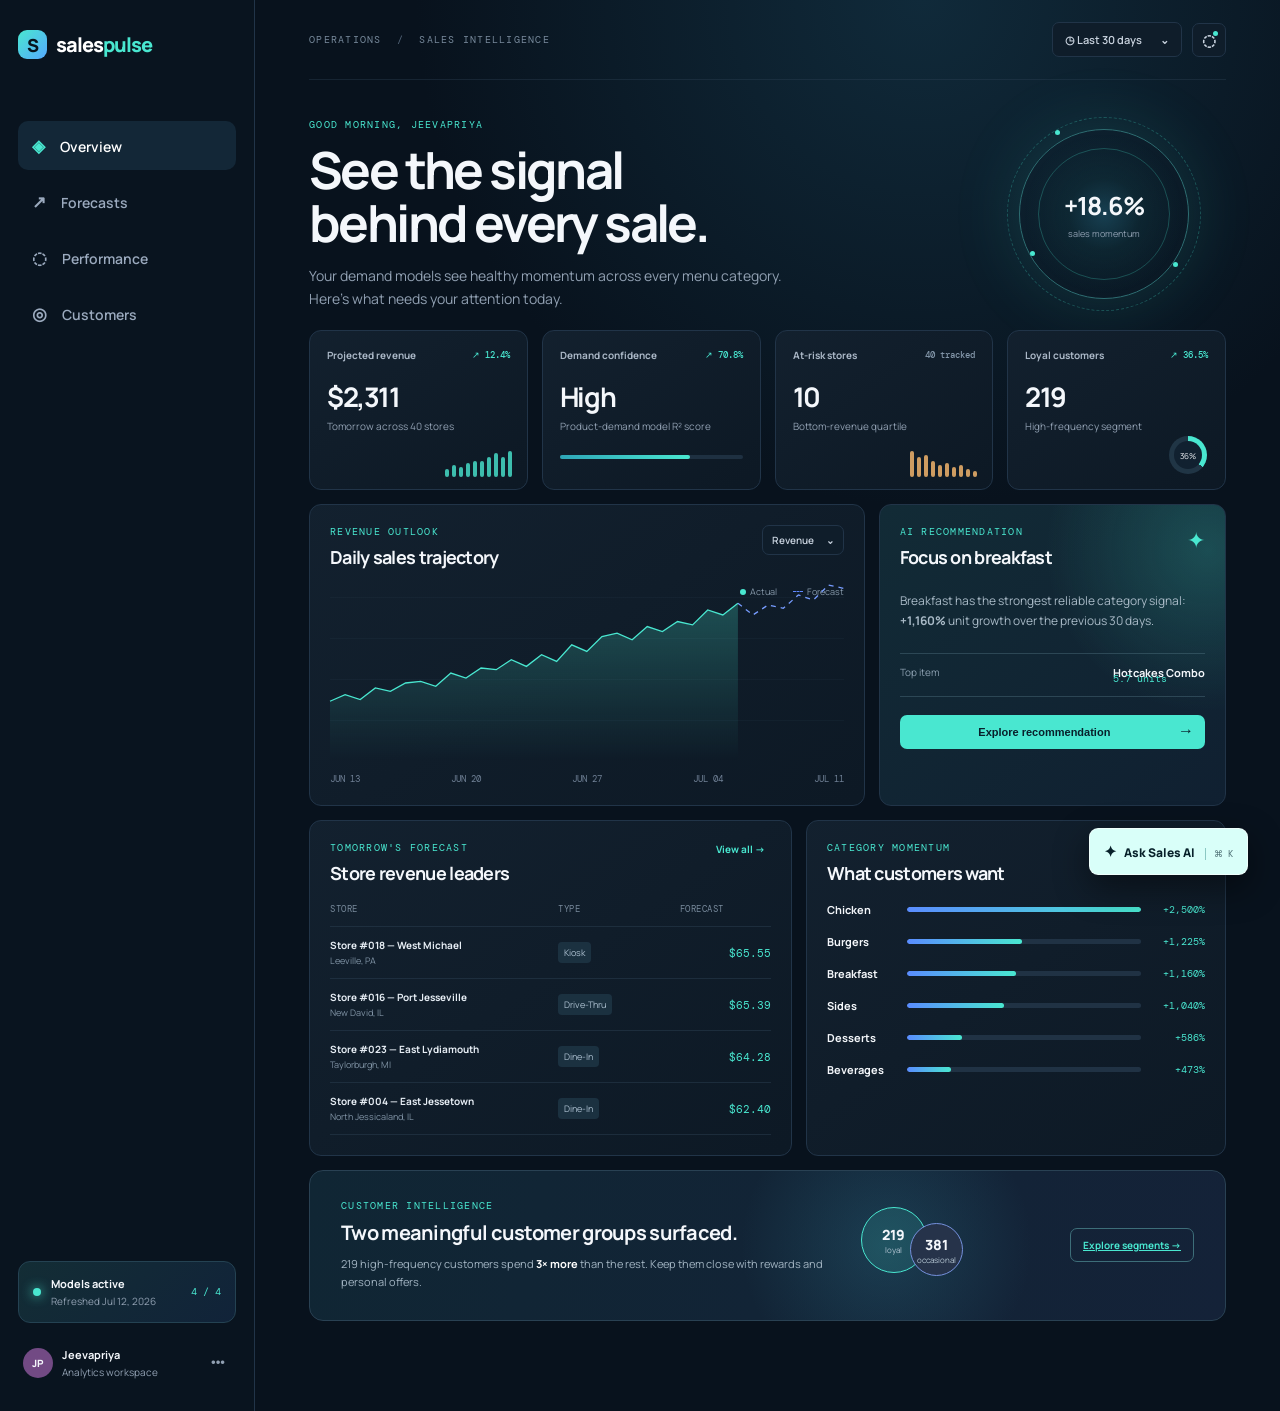
<file: dashboard/index.html>
<!doctype html>
<html lang="en">
  <head>
    <meta charset="UTF-8" />
    <meta name="viewport" content="width=device-width, initial-scale=1.0" />
    <title>SalesPulse | Revenue Intelligence</title>
    <link rel="preconnect" href="https://fonts.googleapis.com" />
    <link rel="preconnect" href="https://fonts.gstatic.com" crossorigin />
    <link href="https://fonts.googleapis.com/css2?family=DM+Mono:wght@400;500&family=Manrope:wght@400;500;600;700;800&display=swap" rel="stylesheet" />
    <link rel="stylesheet" href="styles.css" />
  </head>
  <body>
    <main class="shell">
      <aside class="sidebar">
        <a class="brand" href="#overview"><span class="brand-mark">S</span><span>sales<span>pulse</span></span></a>
        <nav>
          <a class="nav-link active" href="index.html"><i>◈</i> Overview</a>
          <a class="nav-link" href="forecasts.html"><i>↗</i> Forecasts</a>
          <a class="nav-link" href="performance.html"><i>◌</i> Performance</a>
          <a class="nav-link" href="customers.html"><i>◎</i> Customers</a>
        </nav>
        <div class="model-card">
          <div class="pulse-dot"></div>
          <div><b>Models active</b><small>Refreshed Jul 12, 2026</small></div>
          <span class="model-score">4 / 4</span>
        </div>
        <div class="profile"><div class="avatar">JP</div><div><b>Jeevapriya</b><small>Analytics workspace</small></div><button aria-label="More options">•••</button></div>
      </aside>

      <section class="content">
        <header>
          <div class="mobile-brand"><span class="brand-mark">S</span> salespulse</div>
          <div class="crumb">OPERATIONS <span>/</span> SALES INTELLIGENCE</div>
          <div class="header-actions"><button class="date-button">◷ Last 30 days <span>⌄</span></button><button class="icon-button" aria-label="Notifications">◌<em></em></button></div>
        </header>

        <section id="overview" class="hero">
          <div><p class="eyebrow">GOOD MORNING, JEEVAPRIYA</p><h1>See the signal<br />behind every sale.</h1><p class="subcopy">Your demand models see healthy momentum across every menu category. Here’s what needs your attention today.</p></div>
          <div class="hero-orb" aria-hidden="true"><span></span><span></span><span></span><b>+18.6%</b><small>sales momentum</small></div>
        </section>

        <section class="kpis" aria-label="Key performance indicators">
          <article class="kpi"><div class="kpi-top"><span>Projected revenue</span><i class="trend up">↗ 12.4%</i></div><strong>$2,311</strong><small>Tomorrow across 40 stores</small><div class="mini-bars positive" data-bars="4,6,5,7,8,8,10,12,10,13"></div></article>
          <article class="kpi"><div class="kpi-top"><span>Demand confidence</span><i class="trend up">↗ 70.8%</i></div><strong>High</strong><small>Product-demand model R² score</small><div class="meter"><span style="width:71%"></span></div></article>
          <article class="kpi"><div class="kpi-top"><span>At-risk stores</span><i class="trend neutral">40 tracked</i></div><strong>10</strong><small>Bottom-revenue quartile</small><div class="mini-bars warning" data-bars="13,10,11,8,6,7,5,6,4,3"></div></article>
          <article class="kpi"><div class="kpi-top"><span>Loyal customers</span><i class="trend up">↗ 36.5%</i></div><strong>219</strong><small>High-frequency segment</small><div class="donut"><span>36%</span></div></article>
        </section>

        <section class="grid-two">
          <article class="panel revenue-panel"><div class="panel-heading"><div><p class="eyebrow">REVENUE OUTLOOK</p><h2>Daily sales trajectory</h2></div><button class="ghost">Revenue <span>⌄</span></button></div><div class="chart-legend"><span><i class="dot cyan"></i>Actual</span><span><i class="dash"></i>Forecast</span></div><div class="line-chart" id="lineChart" aria-label="Daily revenue trend graph"></div><div class="chart-axis"><span>JUN 13</span><span>JUN 20</span><span>JUN 27</span><span>JUL 04</span><span>JUL 11</span></div></article>
          <article class="panel action-panel"><div class="panel-heading"><div><p class="eyebrow">AI RECOMMENDATION</p><h2>Focus on breakfast</h2></div><span class="spark">✦</span></div><p>Breakfast has the strongest reliable category signal: <b>+1,160%</b> unit growth over the previous 30 days.</p><div class="action-stat"><span>Top item</span><b>Hotcakes Combo</b><strong>5.7 units</strong></div><button class="primary" data-prompt="What should I do about breakfast demand?">Explore recommendation <span>→</span></button></article>
        </section>

        <section class="grid-two lower-grid">
          <article class="panel table-panel"><div class="panel-heading"><div><p class="eyebrow">TOMORROW'S FORECAST</p><h2>Store revenue leaders</h2></div><button class="text-button">View all →</button></div><div class="table"><div class="tr th"><span>STORE</span><span>TYPE</span><span>FORECAST</span></div><div id="storeRows"></div></div></article>
          <article class="panel categories"><div class="panel-heading"><div><p class="eyebrow">CATEGORY MOMENTUM</p><h2>What customers want</h2></div><button class="text-button" data-prompt="Which menu categories are growing?">Ask AI →</button></div><div id="categoryRows"></div></article>
        </section>

        <section class="customer-banner"><div><p class="eyebrow">CUSTOMER INTELLIGENCE</p><h2>Two meaningful customer groups surfaced.</h2><p>219 high-frequency customers spend <b>3× more</b> than the rest. Keep them close with rewards and personal offers.</p></div><div class="segment-viz"><div class="ring ring-one"><span>219</span><small>loyal</small></div><div class="ring ring-two"><span>381</span><small>occasional</small></div></div><a class="outline-button" href="customers.html">Explore segments →</a></section>
      </section>
    </main>

    <button class="assistant-fab" id="openAssistant"><span>✦</span> Ask Sales AI <kbd>⌘ K</kbd></button>
    <section class="assistant" id="assistant" aria-label="Sales AI assistant">
      <div class="assistant-head"><div class="ai-orb">✦</div><div><b>Sales AI</b><small>Grounded in your current outputs</small></div><button id="closeAssistant" aria-label="Close assistant">×</button></div>
      <div class="messages" id="messages"><div class="message ai">I’ve analysed the latest forecasts, trends, store performance, and customer segments. What would you like to know?</div></div>
      <div class="suggestions"><button data-prompt="What needs attention today?">What needs attention?</button><button data-prompt="Which products should I stock?">What should I stock?</button><button data-prompt="Explain model performance">Explain model performance</button></div>
      <form id="assistantForm"><input id="assistantInput" placeholder="Ask about your sales data…" autocomplete="off" /><button aria-label="Send message">↑</button></form>
    </section>
    <script src="app.js"></script>
  </body>
</html>
</file>
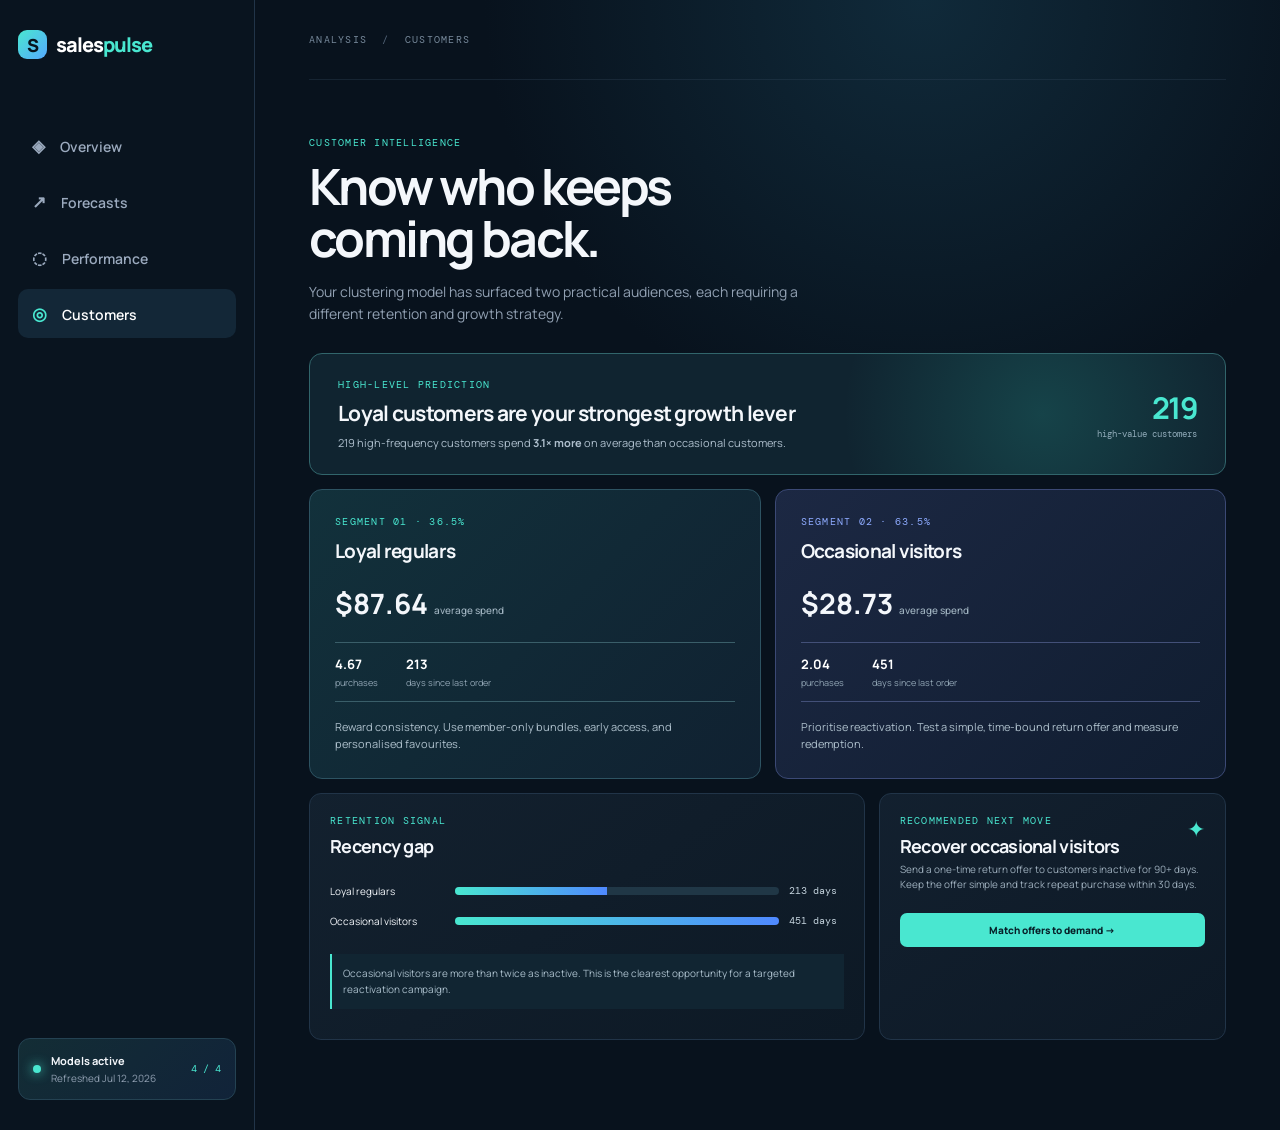
<file: dashboard/customers.html>
<!doctype html><html lang="en"><head><meta charset="UTF-8"><meta name="viewport" content="width=device-width,initial-scale=1.0"><title>Customers | SalesPulse</title><link rel="preconnect" href="https://fonts.googleapis.com"><link rel="preconnect" href="https://fonts.gstatic.com" crossorigin><link href="https://fonts.googleapis.com/css2?family=DM+Mono:wght@400;500&family=Manrope:wght@400;500;600;700;800&display=swap" rel="stylesheet"><link rel="stylesheet" href="styles.css"></head><body><main class="shell"><aside class="sidebar"><a class="brand" href="index.html"><span class="brand-mark">S</span><span>sales<span>pulse</span></span></a><nav><a class="nav-link" href="index.html"><i>◈</i> Overview</a><a class="nav-link" href="forecasts.html"><i>↗</i> Forecasts</a><a class="nav-link" href="performance.html"><i>◌</i> Performance</a><a class="nav-link active" href="customers.html"><i>◎</i> Customers</a></nav><div class="model-card"><div class="pulse-dot"></div><div><b>Models active</b><small>Refreshed Jul 12, 2026</small></div><span class="model-score">4 / 4</span></div></aside><section class="content"><header><div class="mobile-brand"><span class="brand-mark">S</span> salespulse</div><div class="crumb">ANALYSIS <span>/</span> CUSTOMERS</div></header><section class="page-intro"><p class="eyebrow">CUSTOMER INTELLIGENCE</p><h1>Know who keeps<br>coming back.</h1><p class="subcopy">Your clustering model has surfaced two practical audiences, each requiring a different retention and growth strategy.</p></section><section class="prediction-callout"><div><p class="eyebrow">HIGH-LEVEL PREDICTION</p><h2>Loyal customers are your strongest growth lever</h2><p>219 high-frequency customers spend <b>3.1× more</b> on average than occasional customers.</p></div><div class="big-number"><b>219</b><span>high-value customers</span></div></section><section class="segment-cards"><article class="segment-card loyal"><p class="eyebrow">SEGMENT 01 · 36.5%</p><h2>Loyal regulars</h2><strong>$87.64 <small>average spend</small></strong><div class="segment-stats"><span><b>4.67</b> purchases</span><span><b>213</b> days since last order</span></div><p>Reward consistency. Use member-only bundles, early access, and personalised favourites.</p></article><article class="segment-card occasional"><p class="eyebrow">SEGMENT 02 · 63.5%</p><h2>Occasional visitors</h2><strong>$28.73 <small>average spend</small></strong><div class="segment-stats"><span><b>2.04</b> purchases</span><span><b>451</b> days since last order</span></div><p>Prioritise reactivation. Test a simple, time-bound return offer and measure redemption.</p></article></section><section class="grid-two"><article class="panel"><div class="panel-heading"><div><p class="eyebrow">RETENTION SIGNAL</p><h2>Recency gap</h2></div></div><div class="recency"><div><span>Loyal regulars</span><i><b style="width:47%"></b></i><strong>213 days</strong></div><div><span>Occasional visitors</span><i><b style="width:100%"></b></i><strong>451 days</strong></div></div><p class="insight">Occasional visitors are more than twice as inactive. This is the clearest opportunity for a targeted reactivation campaign.</p></article><article class="panel"><div class="panel-heading"><div><p class="eyebrow">RECOMMENDED NEXT MOVE</p><h2>Recover occasional visitors</h2></div><span class="spark">✦</span></div><p class="action-copy">Send a one-time return offer to customers inactive for 90+ days. Keep the offer simple and track repeat purchase within 30 days.</p><a class="primary-link block" href="forecasts.html">Match offers to demand →</a></article></section></section></main><script src="app.js"></script></body></html>
</file>
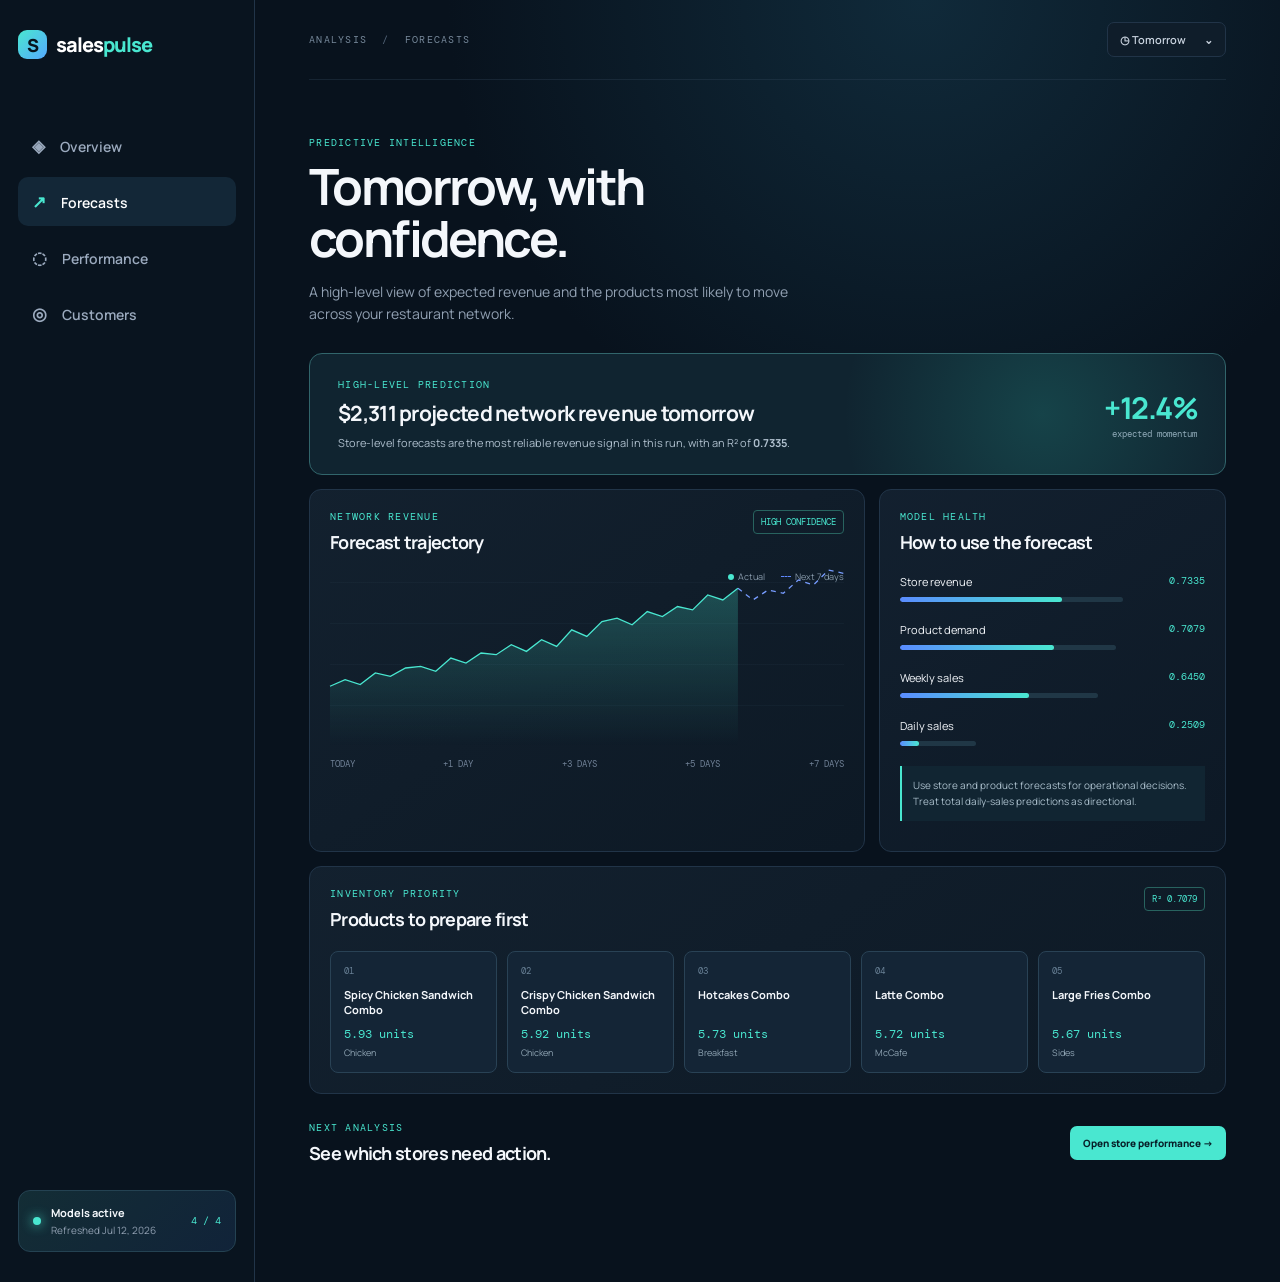
<file: dashboard/forecasts.html>
<!doctype html><html lang="en"><head><meta charset="UTF-8"><meta name="viewport" content="width=device-width,initial-scale=1.0"><title>Forecasts | SalesPulse</title><link rel="preconnect" href="https://fonts.googleapis.com"><link rel="preconnect" href="https://fonts.gstatic.com" crossorigin><link href="https://fonts.googleapis.com/css2?family=DM+Mono:wght@400;500&family=Manrope:wght@400;500;600;700;800&display=swap" rel="stylesheet"><link rel="stylesheet" href="styles.css"></head><body><main class="shell"><aside class="sidebar"><a class="brand" href="index.html"><span class="brand-mark">S</span><span>sales<span>pulse</span></span></a><nav><a class="nav-link" href="index.html"><i>◈</i> Overview</a><a class="nav-link active" href="forecasts.html"><i>↗</i> Forecasts</a><a class="nav-link" href="performance.html"><i>◌</i> Performance</a><a class="nav-link" href="customers.html"><i>◎</i> Customers</a></nav><div class="model-card"><div class="pulse-dot"></div><div><b>Models active</b><small>Refreshed Jul 12, 2026</small></div><span class="model-score">4 / 4</span></div></aside><section class="content"><header><div class="mobile-brand"><span class="brand-mark">S</span> salespulse</div><div class="crumb">ANALYSIS <span>/</span> FORECASTS</div><div class="header-actions"><button class="date-button">◷ Tomorrow <span>⌄</span></button></div></header><section class="page-intro"><p class="eyebrow">PREDICTIVE INTELLIGENCE</p><h1>Tomorrow, with<br>confidence.</h1><p class="subcopy">A high-level view of expected revenue and the products most likely to move across your restaurant network.</p></section><section class="prediction-callout"><div><p class="eyebrow">HIGH-LEVEL PREDICTION</p><h2>$2,311 projected network revenue tomorrow</h2><p>Store-level forecasts are the most reliable revenue signal in this run, with an R² of <b>0.7335</b>.</p></div><div class="big-number"><b>+12.4%</b><span>expected momentum</span></div></section><section class="grid-two forecast-detail"><article class="panel revenue-panel"><div class="panel-heading"><div><p class="eyebrow">NETWORK REVENUE</p><h2>Forecast trajectory</h2></div><span class="confidence">HIGH CONFIDENCE</span></div><div class="chart-legend"><span><i class="dot cyan"></i>Actual</span><span><i class="dash"></i>Next 7 days</span></div><div class="line-chart" id="lineChart"></div><div class="chart-axis"><span>TODAY</span><span>+1 DAY</span><span>+3 DAYS</span><span>+5 DAYS</span><span>+7 DAYS</span></div></article><article class="panel"><div class="panel-heading"><div><p class="eyebrow">MODEL HEALTH</p><h2>How to use the forecast</h2></div></div><div class="model-list"><div><span>Store revenue</span><b>0.7335</b><i style="width:73%"></i></div><div><span>Product demand</span><b>0.7079</b><i style="width:71%"></i></div><div><span>Weekly sales</span><b>0.6450</b><i style="width:65%"></i></div><div><span>Daily sales</span><b>0.2509</b><i style="width:25%"></i></div></div><p class="insight">Use store and product forecasts for operational decisions. Treat total daily-sales predictions as directional.</p></article></section><section class="panel full-panel"><div class="panel-heading"><div><p class="eyebrow">INVENTORY PRIORITY</p><h2>Products to prepare first</h2></div><span class="confidence">R² 0.7079</span></div><div class="product-grid" id="productPredictions"></div></section><section class="next-page"><div><p class="eyebrow">NEXT ANALYSIS</p><h2>See which stores need action.</h2></div><a class="primary-link" href="performance.html">Open store performance →</a></section></section></main><script src="app.js"></script></body></html>
</file>
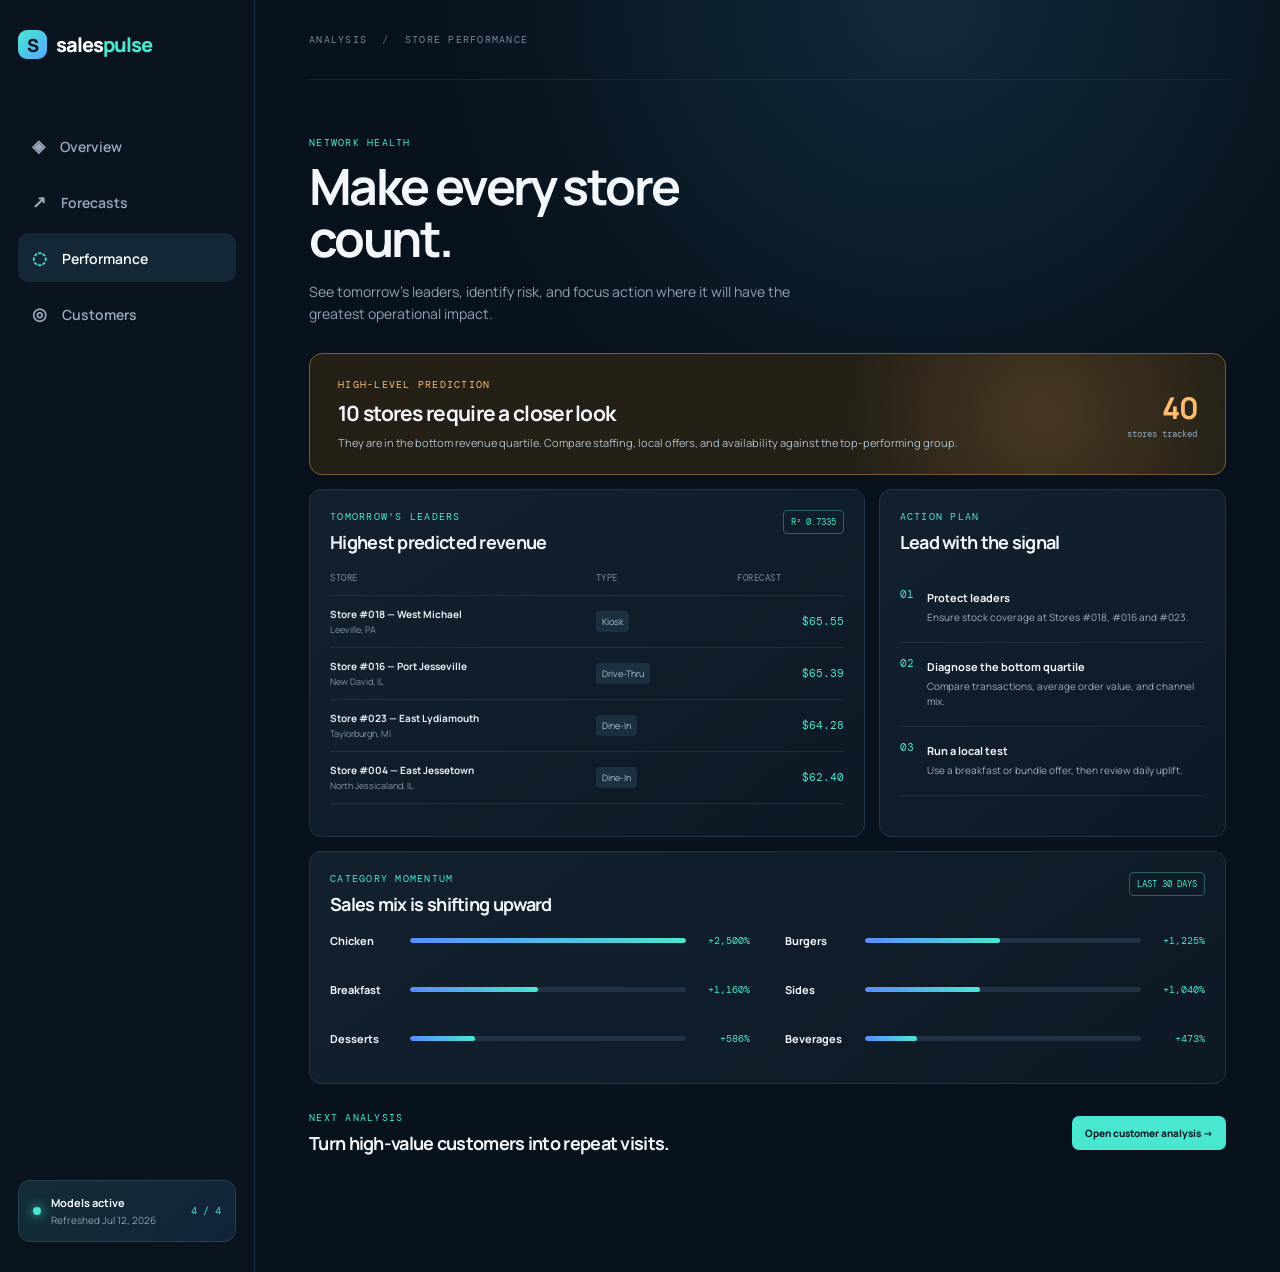
<file: dashboard/performance.html>
<!doctype html><html lang="en"><head><meta charset="UTF-8"><meta name="viewport" content="width=device-width,initial-scale=1.0"><title>Performance | SalesPulse</title><link rel="preconnect" href="https://fonts.googleapis.com"><link rel="preconnect" href="https://fonts.gstatic.com" crossorigin><link href="https://fonts.googleapis.com/css2?family=DM+Mono:wght@400;500&family=Manrope:wght@400;500;600;700;800&display=swap" rel="stylesheet"><link rel="stylesheet" href="styles.css"></head><body><main class="shell"><aside class="sidebar"><a class="brand" href="index.html"><span class="brand-mark">S</span><span>sales<span>pulse</span></span></a><nav><a class="nav-link" href="index.html"><i>◈</i> Overview</a><a class="nav-link" href="forecasts.html"><i>↗</i> Forecasts</a><a class="nav-link active" href="performance.html"><i>◌</i> Performance</a><a class="nav-link" href="customers.html"><i>◎</i> Customers</a></nav><div class="model-card"><div class="pulse-dot"></div><div><b>Models active</b><small>Refreshed Jul 12, 2026</small></div><span class="model-score">4 / 4</span></div></aside><section class="content"><header><div class="mobile-brand"><span class="brand-mark">S</span> salespulse</div><div class="crumb">ANALYSIS <span>/</span> STORE PERFORMANCE</div></header><section class="page-intro"><p class="eyebrow">NETWORK HEALTH</p><h1>Make every store<br>count.</h1><p class="subcopy">See tomorrow’s leaders, identify risk, and focus action where it will have the greatest operational impact.</p></section><section class="prediction-callout warning-callout"><div><p class="eyebrow">HIGH-LEVEL PREDICTION</p><h2>10 stores require a closer look</h2><p>They are in the bottom revenue quartile. Compare staffing, local offers, and availability against the top-performing group.</p></div><div class="big-number"><b>40</b><span>stores tracked</span></div></section><section class="grid-two"><article class="panel table-panel"><div class="panel-heading"><div><p class="eyebrow">TOMORROW'S LEADERS</p><h2>Highest predicted revenue</h2></div><span class="confidence">R² 0.7335</span></div><div class="table"><div class="tr th"><span>STORE</span><span>TYPE</span><span>FORECAST</span></div><div id="storeRows"></div></div></article><article class="panel"><div class="panel-heading"><div><p class="eyebrow">ACTION PLAN</p><h2>Lead with the signal</h2></div></div><ol class="action-list"><li><span>01</span><div><b>Protect leaders</b><p>Ensure stock coverage at Stores #018, #016 and #023.</p></div></li><li><span>02</span><div><b>Diagnose the bottom quartile</b><p>Compare transactions, average order value, and channel mix.</p></div></li><li><span>03</span><div><b>Run a local test</b><p>Use a breakfast or bundle offer, then review daily uplift.</p></div></li></ol></article></section><section class="panel full-panel"><div class="panel-heading"><div><p class="eyebrow">CATEGORY MOMENTUM</p><h2>Sales mix is shifting upward</h2></div><span class="confidence">LAST 30 DAYS</span></div><div id="categoryRows" class="large-categories"></div></section><section class="next-page"><div><p class="eyebrow">NEXT ANALYSIS</p><h2>Turn high-value customers into repeat visits.</h2></div><a class="primary-link" href="customers.html">Open customer analysis →</a></section></section></main><script src="app.js"></script></body></html>
</file>
<file: dashboard/styles.css>
:root{--bg:#08121d;--panel:#101d2a;--panel2:#0c1722;--line:#213448;--text:#f4f7fb;--muted:#91a0b2;--cyan:#49e7d0;--blue:#5a8cff;--gold:#ffbd70;--red:#ff7f83}*{box-sizing:border-box}html{scroll-behavior:smooth}body{margin:0;background:radial-gradient(circle at 72% 0,#102a3a 0,transparent 30%),var(--bg);color:var(--text);font-family:Manrope,Arial,sans-serif;font-size:14px}.shell{display:flex;max-width:1580px;margin:auto}.sidebar{width:255px;min-height:100vh;border-right:1px solid var(--line);padding:30px 18px;position:sticky;top:0;display:flex;flex-direction:column;background:#09141f}.brand,.mobile-brand{font-weight:800;letter-spacing:-1px;font-size:20px;text-decoration:none;color:#fff;display:flex;align-items:center;gap:9px}.brand>span:last-child span{color:var(--cyan)}.brand-mark{background:linear-gradient(135deg,var(--cyan),#55a9ff);color:#07131e;border-radius:9px;height:29px;width:29px;display:inline-grid;place-items:center;font-size:18px}.sidebar nav{display:grid;gap:7px;margin-top:62px}.nav-link{color:#9baabe;text-decoration:none;padding:13px 14px;border-radius:10px;font-weight:600}.nav-link i{font-style:normal;font-size:17px;margin-right:12px}.nav-link.active,.nav-link:hover{background:#132737;color:#fff}.nav-link.active i{color:var(--cyan)}.model-card{margin-top:auto;background:linear-gradient(135deg,#132d35,#112339);padding:14px;border:1px solid #244252;border-radius:12px;display:grid;grid-template-columns:10px 1fr auto;gap:8px;align-items:center}.pulse-dot{height:8px;width:8px;border-radius:50%;background:var(--cyan);box-shadow:0 0 12px var(--cyan)}.model-card b,.profile b{display:block;font-size:11px}.model-card small,.profile small{display:block;color:var(--muted);font-size:10px;margin-top:3px}.model-score{color:var(--cyan);font-family:'DM Mono';font-size:10px}.profile{display:flex;align-items:center;gap:9px;padding:24px 5px 2px}.avatar{height:30px;width:30px;border-radius:50%;display:grid;place-items:center;background:#724a84;font-size:10px;font-weight:800}.profile button{margin-left:auto;background:none;border:0;color:var(--muted)}.content{width:calc(100% - 255px);padding:0 54px 90px;max-width:1300px;margin:auto}header{height:80px;display:flex;align-items:center;justify-content:space-between;border-bottom:1px solid rgba(50,70,89,.35)}.crumb,.eyebrow{font-family:'DM Mono',monospace;font-size:10px;letter-spacing:1.25px;color:#77899b}.crumb span{margin:0 8px;color:#536579}.header-actions{display:flex;align-items:center;gap:10px}.date-button,.icon-button,.ghost{border:1px solid var(--line);background:#0f1d2a;color:#c9d3df;border-radius:7px;font:600 11px Manrope;padding:9px 12px}.date-button span{margin-left:16px}.icon-button{height:34px;width:34px;padding:0;position:relative;font-size:16px}.icon-button em{position:absolute;top:7px;right:7px;width:5px;height:5px;border-radius:50%;background:var(--cyan)}.hero{min-height:245px;display:flex;align-items:center;justify-content:space-between;padding:38px 4% 20px 0}.eyebrow{margin:0 0 12px;color:var(--cyan)}h1{font-size:clamp(33px,4vw,52px);letter-spacing:-2.6px;line-height:1.03;margin:0}h2{font-size:18px;letter-spacing:-.7px;margin:0}.subcopy{color:var(--muted);max-width:500px;line-height:1.6;margin:17px 0 0}.hero-orb{width:170px;height:170px;border:1px solid #2e6e72;border-radius:50%;position:relative;display:grid;place-content:center;text-align:center;background:radial-gradient(circle,#184052 0,rgba(21,72,78,.24) 30%,transparent 67%);box-shadow:0 0 70px rgba(62,226,208,.15)}.hero-orb:before,.hero-orb:after{content:"";position:absolute;border:1px solid rgba(73,231,208,.25);border-radius:50%;inset:18px}.hero-orb:after{inset:-13px;border-style:dashed}.hero-orb span{position:absolute;height:5px;width:5px;border-radius:50%;background:var(--cyan)}.hero-orb span:nth-child(1){top:0;left:35px}.hero-orb span:nth-child(2){right:10px;bottom:31px}.hero-orb span:nth-child(3){left:10px;bottom:42px}.hero-orb b{font-size:25px;letter-spacing:-1px}.hero-orb small{font-size:9px;color:var(--muted);margin-top:4px}.kpis{display:grid;grid-template-columns:repeat(4,1fr);gap:14px}.kpi,.panel{background:linear-gradient(145deg,rgba(19,33,47,.98),rgba(13,25,37,.98));border:1px solid var(--line);border-radius:12px}.kpi{min-height:160px;padding:17px;position:relative;overflow:hidden}.kpi-top{display:flex;justify-content:space-between;align-items:center;color:#aab7c6;font-size:10px;font-weight:700}.trend{font-style:normal;font-family:'DM Mono';font-weight:500;font-size:9px}.trend.up{color:var(--cyan)}.trend.neutral{color:#8497aa}.kpi strong{display:block;margin-top:16px;font-size:27px;letter-spacing:-1.4px}.kpi small{color:var(--muted);font-size:10px}.mini-bars{position:absolute;right:15px;bottom:12px;height:30px;display:flex;gap:3px;align-items:end;opacity:.8}.mini-bars span{width:4px;border-radius:3px}.positive span{background:var(--cyan)}.warning span{background:var(--gold)}.meter{height:4px;background:#1e3041;width:100%;margin-top:21px;border-radius:4px}.meter span{display:block;height:100%;background:linear-gradient(90deg,#2ea6b8,var(--cyan));border-radius:4px}.donut{position:absolute;right:18px;bottom:15px;width:38px;height:38px;border-radius:50%;background:conic-gradient(var(--cyan) 36%,#203545 0);display:grid;place-items:center}.donut:before{content:"";position:absolute;background:#112130;width:28px;height:28px;border-radius:50%}.donut span{font-size:8px;z-index:1}.grid-two{display:grid;grid-template-columns:1.6fr 1fr;gap:14px;margin-top:14px}.panel{padding:20px}.panel-heading{display:flex;justify-content:space-between;align-items:start}.panel-heading .eyebrow{margin-bottom:7px}.ghost{padding:7px 9px;font-size:10px}.ghost span{margin-left:10px}.chart-legend{display:flex;gap:16px;justify-content:flex-end;font-size:9px;color:#8799aa;margin:16px 0 -3px}.dot{display:inline-block;width:6px;height:6px;border-radius:50%;margin-right:4px}.cyan{background:var(--cyan)}.dash{display:inline-block;width:10px;border-top:1px dashed #5f88ff;margin:0 4px 3px 0}.line-chart{height:166px;position:relative;background:repeating-linear-gradient(0deg,transparent 0,transparent 40px,rgba(69,97,117,.18) 41px)}.line-chart svg{width:100%;height:100%;overflow:visible}.chart-axis{display:flex;justify-content:space-between;color:#708196;font:9px 'DM Mono';margin-top:12px}.action-panel{background:radial-gradient(circle at 95% 15%,rgba(64,218,196,.22),transparent 39%),linear-gradient(145deg,#122b36,#102031)}.action-panel>p{line-height:1.65;color:#a9bac7;font-size:12px;margin:22px 0}.spark{color:var(--cyan);font-size:22px}.action-stat{border-top:1px solid rgba(94,131,146,.35);border-bottom:1px solid rgba(94,131,146,.35);padding:11px 0;display:grid;grid-template-columns:1fr auto;gap:4px}.action-stat span{font-size:10px;color:#8da0b1}.action-stat b{font-size:11px}.action-stat strong{grid-column:2;font:10px 'DM Mono';color:var(--cyan);margin-top:-12px}.primary{width:100%;border:0;margin-top:18px;background:var(--cyan);color:#08202b;border-radius:7px;padding:11px;font-weight:800;font-size:11px}.primary span{float:right;font-size:16px;line-height:9px}.lower-grid{grid-template-columns:1.15fr 1fr}.text-button{border:0;background:none;color:var(--cyan);font:700 10px Manrope}.table{margin-top:18px}.tr{display:grid;grid-template-columns:1.5fr .8fr .6fr;align-items:center;padding:11px 0;border-bottom:1px solid rgba(49,71,89,.42);font-size:10px}.th{padding-top:0;color:#788a9c;font:9px 'DM Mono';letter-spacing:.5px}.store-name{font-weight:700;color:#e6edf4}.store-city{color:#8194a6;font-size:9px;margin-top:2px}.type-tag{font-size:9px;color:#adc0d0;background:#1b3140;padding:4px 6px;border-radius:4px;width:max-content}.forecast{text-align:right;color:var(--cyan);font:11px 'DM Mono'}.category-row{display:grid;grid-template-columns:70px 1fr 54px;gap:10px;align-items:center;margin:17px 0}.category-row b{font-size:11px}.progress{height:5px;border-radius:8px;background:#203244;overflow:hidden}.progress span{display:block;height:100%;border-radius:8px;background:linear-gradient(90deg,var(--blue),var(--cyan))}.growth{text-align:right;color:var(--cyan);font:10px 'DM Mono'}.customer-banner{margin-top:14px;padding:28px 31px;display:grid;grid-template-columns:1.7fr .65fr auto;align-items:center;gap:22px;border-radius:14px;border:1px solid #294153;background:radial-gradient(circle at 63% 50%,rgba(47,121,144,.3),transparent 25%),linear-gradient(100deg,#102634,#142238)}.customer-banner .eyebrow{margin-bottom:7px}.customer-banner h2{font-size:20px}.customer-banner p:not(.eyebrow){color:#a2b4c2;font-size:11px;line-height:1.65;margin:9px 0 0}.customer-banner p b{color:#fff}.segment-viz{height:76px;position:relative}.ring{position:absolute;border-radius:50%;display:grid;place-content:center;text-align:center}.ring span{font-size:14px;font-weight:800}.ring small{font-size:8px;color:#b6c7d4}.ring-one{left:2px;top:0;width:66px;height:66px;background:rgba(72,230,208,.13);border:1px solid var(--cyan)}.ring-two{left:51px;top:16px;width:53px;height:53px;background:#26334a;border:1px solid #7691dd}.outline-button{white-space:nowrap;border:1px solid #3d6e79;background:transparent;color:var(--cyan);padding:9px 12px;border-radius:7px;font:700 10px Manrope}.assistant-fab{position:fixed;right:32px;bottom:25px;background:#d9fff9;color:#07212a;border:1px solid rgba(255,255,255,.6);padding:12px 14px;border-radius:9px;box-shadow:0 12px 35px #0007;font:800 12px Manrope;z-index:5}.assistant-fab span{font-size:15px;margin-right:5px}.assistant-fab kbd{font:9px 'DM Mono';color:#4e7075;border-left:1px solid #8bc8c3;margin-left:8px;padding-left:8px}.assistant{display:none;position:fixed;right:30px;bottom:82px;width:365px;background:#101d2a;border:1px solid #315064;border-radius:14px;box-shadow:0 25px 70px #000a;overflow:hidden;z-index:7}.assistant.open{display:block;animation:pop .18s ease-out}.assistant-head{display:flex;align-items:center;gap:10px;padding:15px;border-bottom:1px solid #284052}.ai-orb{height:30px;width:30px;border-radius:9px;display:grid;place-items:center;color:var(--cyan);background:#153a40}.assistant-head b{font-size:12px;display:block}.assistant-head small{font-size:9px;color:var(--muted)}.assistant-head button{margin-left:auto;background:transparent;border:0;color:#b4c3cf;font-size:21px}.messages{height:245px;overflow:auto;padding:16px;display:flex;flex-direction:column;gap:10px}.message{max-width:88%;padding:10px 11px;border-radius:9px;font-size:11px;line-height:1.55}.message.ai{background:#172b3a;color:#d7e4ed;border-top-left-radius:2px}.message.user{margin-left:auto;background:#267a77;color:#effffc;border-top-right-radius:2px}.suggestions{padding:0 14px 11px;display:flex;flex-wrap:wrap;gap:5px}.suggestions button{background:#142838;border:1px solid #284557;color:#b7ceda;border-radius:12px;padding:5px 8px;font:9px Manrope}form{display:flex;border-top:1px solid #284052;padding:10px}form input{flex:1;background:transparent;border:0;color:#fff;font:11px Manrope;outline:0}form button{background:var(--cyan);border:0;border-radius:6px;width:28px;height:28px;font-weight:800}@keyframes pop{from{transform:translateY(10px);opacity:0}to{transform:translateY(0);opacity:1}}.mobile-brand{display:none}@media(max-width:950px){.sidebar{width:70px;padding:20px 10px}.brand>span:last-child,.nav-link{font-size:0}.brand{justify-content:center}.nav-link{padding:13px;text-align:center}.nav-link i{font-size:19px;margin:0}.model-card,.profile{display:none}.content{width:calc(100% - 70px);padding:0 25px}.customer-banner{grid-template-columns:1fr auto}.customer-banner .outline-button{grid-column:1/-1;width:max-content}}@media(max-width:670px){.sidebar{display:none}.content{width:100%;padding:0 16px 86px}header{height:62px}.mobile-brand{display:flex;font-size:16px}.crumb,.date-button{display:none}.hero{min-height:230px;padding-top:36px}.hero-orb{width:110px;height:110px;flex-shrink:0;margin-left:8px}.hero-orb b{font-size:17px}.kpis{grid-template-columns:repeat(2,1fr)}.grid-two,.lower-grid{grid-template-columns:1fr}.customer-banner{grid-template-columns:1fr}.segment-viz{display:none}.assistant{right:14px;bottom:75px;width:calc(100vw - 28px)}.assistant-fab{right:16px;bottom:15px}.assistant-fab kbd{display:none}.chart-axis{font-size:8px}}
/* Dedicated analysis pages */
.page-intro{padding:56px 0 27px}.page-intro h1{font-size:clamp(34px,4vw,50px)}.prediction-callout{padding:24px 28px;margin-bottom:14px;display:flex;align-items:center;justify-content:space-between;gap:25px;border:1px solid #31656b;border-radius:13px;background:radial-gradient(circle at 80% 50%,rgba(48,208,186,.18),transparent 27%),#102430}.prediction-callout .eyebrow{margin-bottom:8px}.prediction-callout h2{font-size:21px}.prediction-callout p:not(.eyebrow){color:#aebfcd;font-size:11px;margin:8px 0 0}.big-number{text-align:right;display:grid}.big-number b{font-size:30px;color:var(--cyan);letter-spacing:-1.5px}.big-number span{font:9px 'DM Mono';color:#91abb9}.warning-callout{border-color:#795b3c;background:radial-gradient(circle at 80% 50%,rgba(255,180,100,.16),transparent 27%),#242016}.warning-callout .eyebrow,.warning-callout .big-number b{color:var(--gold)}.confidence{font:9px 'DM Mono';border:1px solid #28635f;color:var(--cyan);padding:5px 7px;border-radius:4px}.forecast-detail{margin-top:0}.model-list{margin-top:20px}.model-list>div{position:relative;display:grid;grid-template-columns:1fr auto;gap:8px;margin:16px 0 20px;font-size:11px}.model-list b{font:10px 'DM Mono';color:var(--cyan)}.model-list i{grid-column:1/-1;height:5px;border-radius:5px;background:#203746;overflow:hidden}.model-list i:after{content:"";display:block;background:linear-gradient(90deg,var(--blue),var(--cyan));height:100%;width:inherit;border-radius:5px}.insight{font-size:10px;line-height:1.65;color:#a9bdca;padding:11px;border-left:2px solid var(--cyan);background:#112532}.full-panel{margin-top:14px}.product-grid{display:grid;grid-template-columns:repeat(5,1fr);gap:10px;margin-top:20px}.product-card{background:#142536;border:1px solid #294255;border-radius:8px;padding:13px;min-height:116px;display:flex;flex-direction:column}.product-card span{color:#698196;font:9px 'DM Mono'}.product-card b{font-size:11px;line-height:1.4;margin:10px 0 auto}.product-card strong{font:12px 'DM Mono';color:var(--cyan);margin-top:8px}.product-card small{font-size:9px;color:#91a6b5;margin-top:4px}.next-page{padding:27px 0;display:flex;align-items:center;justify-content:space-between}.next-page .eyebrow{margin-bottom:7px}.primary-link{display:inline-block;text-decoration:none;background:var(--cyan);color:#082029;border-radius:7px;padding:10px 13px;font:800 10px Manrope}.primary-link.block{width:100%;text-align:center;margin-top:17px}.action-list{list-style:none;padding:0;margin:20px 0}.action-list li{display:flex;gap:13px;padding:13px 0;border-bottom:1px solid rgba(49,71,89,.42)}.action-list li>span{color:var(--cyan);font:11px 'DM Mono'}.action-list b{font-size:11px}.action-list p,.action-copy{font-size:10px;line-height:1.5;color:#9eafbd;margin:4px 0}.large-categories{display:grid;grid-template-columns:repeat(2,1fr);column-gap:35px}.segment-cards{display:grid;grid-template-columns:1fr 1fr;gap:14px}.segment-card{border-radius:13px;padding:25px;border:1px solid #2d5362;background:linear-gradient(135deg,#12313b,#102131)}.segment-card.occasional{border-color:#3b4975;background:linear-gradient(135deg,#1c2843,#101d30)}.segment-card .eyebrow{margin-bottom:10px}.segment-card.occasional .eyebrow{color:#8eabff}.segment-card h2{font-size:19px}.segment-card>strong{display:block;font-size:28px;margin:20px 0}.segment-card>strong small{font-size:10px;color:#a3b6c3;font-weight:500}.segment-stats{display:flex;gap:28px;padding:12px 0;border-top:1px solid #3a5e69;border-bottom:1px solid #3a5e69}.occasional .segment-stats{border-color:#435078}.segment-stats span{font-size:9px;color:#91a5b4}.segment-stats b{display:block;color:#fff;font-size:13px;margin-bottom:3px}.segment-card>p:last-child{font-size:11px;color:#aec0cc;line-height:1.6;margin:16px 0 0}.recency{margin:26px 0}.recency>div{display:grid;grid-template-columns:115px 1fr 55px;align-items:center;gap:10px;margin:16px 0;font-size:10px}.recency i{height:8px;background:#203746;border-radius:8px;overflow:hidden}.recency i b{height:100%;display:block;background:linear-gradient(90deg,var(--cyan),#4f89ff)}.recency strong{font:10px 'DM Mono';color:#c5d4de}
@media(max-width:670px){.page-intro{padding:35px 0 22px}.prediction-callout{padding:19px;align-items:start}.prediction-callout h2{font-size:17px}.big-number b{font-size:23px}.product-grid,.segment-cards,.large-categories{grid-template-columns:1fr 1fr}.next-page{gap:15px}.next-page h2{font-size:15px}.recency>div{grid-template-columns:100px 1fr 48px}}
</file>
